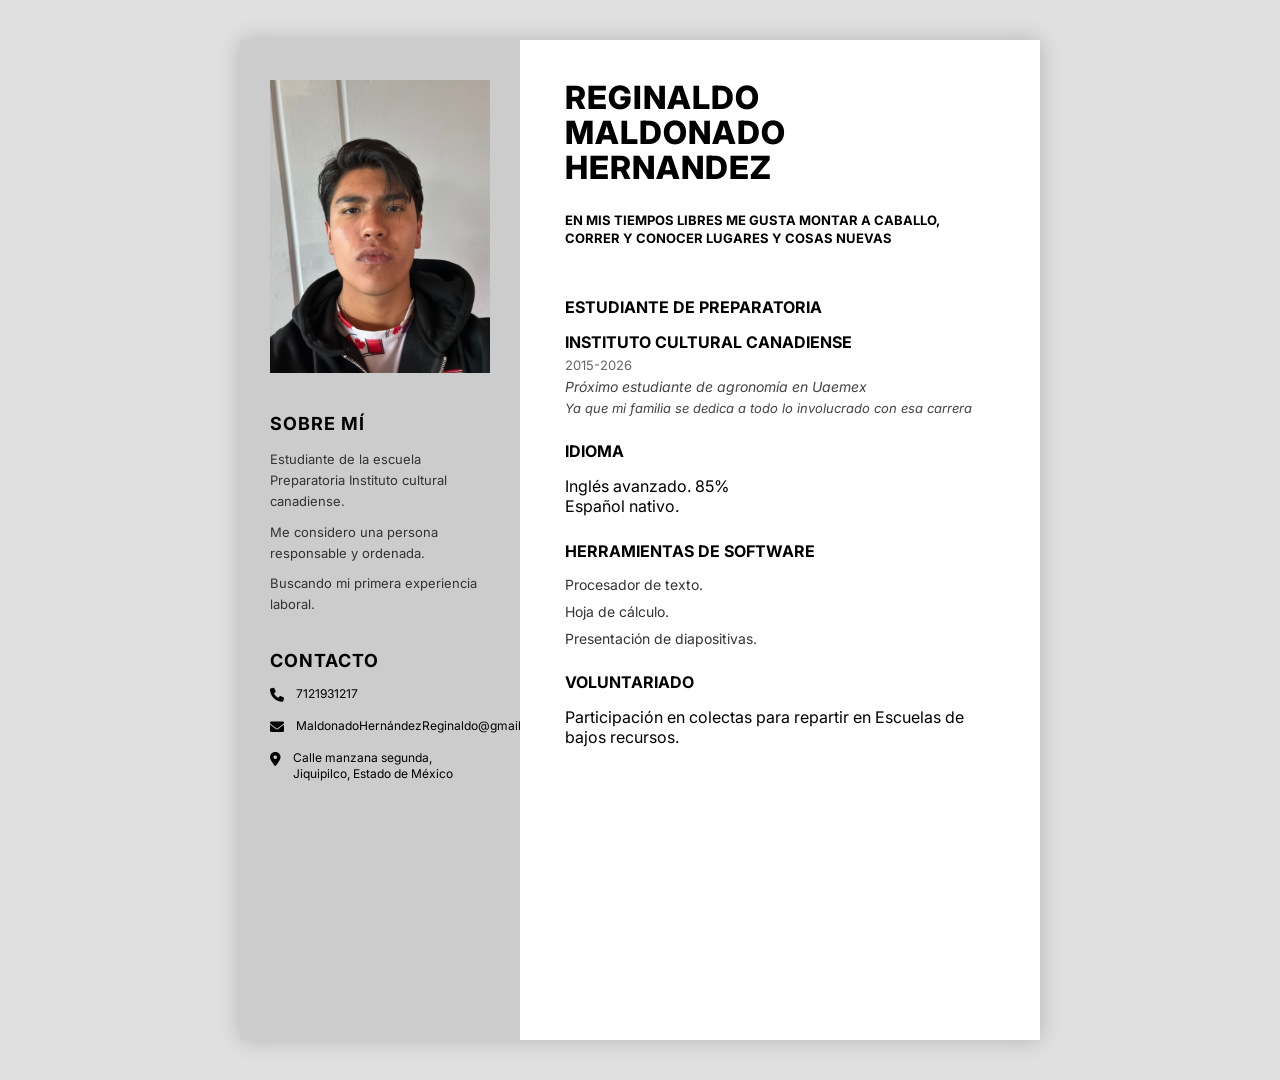
<file: index.html>
<!DOCTYPE html>
<html lang="es">
<head>
    <meta charset="UTF-8">
    <meta name="viewport" content="width=device-width, initial-scale=1.0">
    <title>CV - Reginaldo Maldonado Hernandez</title>
    <link href="https://fonts.googleapis.com/css2?family=Inter:wght@300;400;700&display=swap" rel="stylesheet">
    <link rel="stylesheet" href="https://cdnjs.cloudflare.com/ajax/libs/font-awesome/6.0.0/css/all.min.css">
    <link rel="stylesheet" href="style.css">
</head>
<body>

    <div class="cv-page">
        <div class="content-wrapper">
            <aside class="left-column">
                <div class="photo-container">
                    <img src= regi1.png ="Reginaldo Maldonado" class="profile-photo">
                </div>

                <section class="section-left">
                    <h3>SOBRE MÍ</h3>
                    <p>Estudiante de la escuela Preparatoria Instituto cultural canadiense.</p>
                    <p>Me considero una persona responsable y ordenada.</p>
                    <p>Buscando mi primera experiencia laboral.</p>
                </section>

                <section class="section-left">
                    <h3>CONTACTO</h3>
                    <ul class="contact-list">
                        <li><i class="fas fa-phone"></i> 7121931217</li>
                        <li><i class="fas fa-envelope"></i> MaldonadoHernándezReginaldo@gmail.com</li>
                        <li><i class="fas fa-map-marker-alt"></i> Calle manzana segunda, Jiquipilco, Estado de México</li>
                    </ul>
                </section>
            </aside>

            <main class="right-column">
                <header class="header-right">
                    <h1>REGINALDO<br>MALDONADO<br>HERNANDEZ</h1>
                    <p class="tagline">EN MIS TIEMPOS LIBRES ME GUSTA MONTAR A CABALLO, CORRER Y CONOCER LUGARES Y COSAS NUEVAS</p>
                </header>

                <section>
                    <h3>Estudiante de preparatoria</h3>
                    <div class="exp-item">
                        <p class="bold">INSTITUTO CULTURAL CANADIENSE</p>
                        <p class="date">2015-2026</p>
                        <p class="italic">Próximo estudiante de agronomía en Uaemex</p>
                        <p class="italic small">Ya que mi familia se dedica a todo lo involucrado con esa carrera</p>
                    </div>
                </section>

                <section>
                    <h3>IDIOMA</h3>
                    <p>Inglés avanzado. 85%</p>
                    <p>Español nativo.</p>
                </section>

                <section>
                    <h3>HERRAMIENTAS DE SOFTWARE</h3>
                    <ul class="simple-list">
                        <li>Procesador de texto.</li>
                        <li>Hoja de cálculo.</li>
                        <li>Presentación de diapositivas.</li>
                    </ul>
                </section>

                <section>
                    <h3>VOLUNTARIADO</h3>
                    <p>Participación en colectas para repartir en Escuelas de bajos recursos.</p>
                </section>
            </main>
        </div>
    </div>

</body>
</html>
</file>
<file: style.css>
* {
    margin: 0;
    padding: 0;
    box-sizing: border-box;
    font-family: 'Inter', sans-serif;
}

body {
    background-color: #e0e0e0;
    padding: 40px 0;
}

.cv-page {
    max-width: 800px;
    margin: 0 auto;
    background: white;
    min-height: 1000px;
    box-shadow: 0 0 20px rgba(0,0,0,0.2);
}

.content-wrapper {
    display: flex;
    min-height: 1000px;
}

/* COLUMNA IZQUIERDA */
.left-column {
    width: 35%;
    background-color: #cccccc; /* Gris de la imagen */
    padding: 40px 30px;
}

.photo-container {
    width: 100%;
    margin-bottom: 40px;
}

.profile-photo {
    width: 100%;
    height: auto;
    display: block;
}

.section-left {
    margin-bottom: 35px;
}

.section-left h3 {
    font-size: 18px;
    font-weight: 700;
    margin-bottom: 15px;
    letter-spacing: 1px;
}

.section-left p {
    font-size: 13px;
    line-height: 1.6;
    margin-bottom: 10px;
    color: #333;
}

/* CONTACTO */
.contact-list {
    list-style: none;
}

.contact-list li {
    font-size: 12px;
    margin-bottom: 15px;
    display: flex;
    align-items: flex-start;
    line-height: 1.4;
}

.contact-list i {
    margin-right: 12px;
    font-size: 14px;
    margin-top: 2px;
}

/* COLUMNA DERECHA */
.right-column {
    width: 65%;
    padding: 40px 45px;
    background-color: white;
}

.header-right h1 {
    font-size: 32px;
    line-height: 1.1;
    font-weight: 800;
    margin-bottom: 25px;
    letter-spacing: 1px;
}

.tagline {
    font-size: 13px;
    font-weight: 700;
    margin-bottom: 50px;
    line-height: 1.4;
    max-width: 90%;
}

h3 {
    font-size: 16px;
    text-transform: uppercase;
    margin-top: 25px;
    margin-bottom: 15px;
    font-weight: 700;
}

.exp-item {
    margin-bottom: 15px;
}

.bold { font-weight: 700; }
.date { color: #666; font-size: 13px; margin: 5px 0; }
.italic { font-style: italic; color: #444; font-size: 14px; margin-top: 5px;}
.small { font-size: 13px; }

.simple-list {
    list-style: none;
}

.simple-list li {
    font-size: 14px;
    margin-bottom: 10px;
    color: #333;
}

/* Ajuste para pantallas pequeñas */
@media (max-width: 600px) {
    .content-wrapper { flex-direction: column; }
    .left-column, .right-column { width: 100%; }
}
</file>
